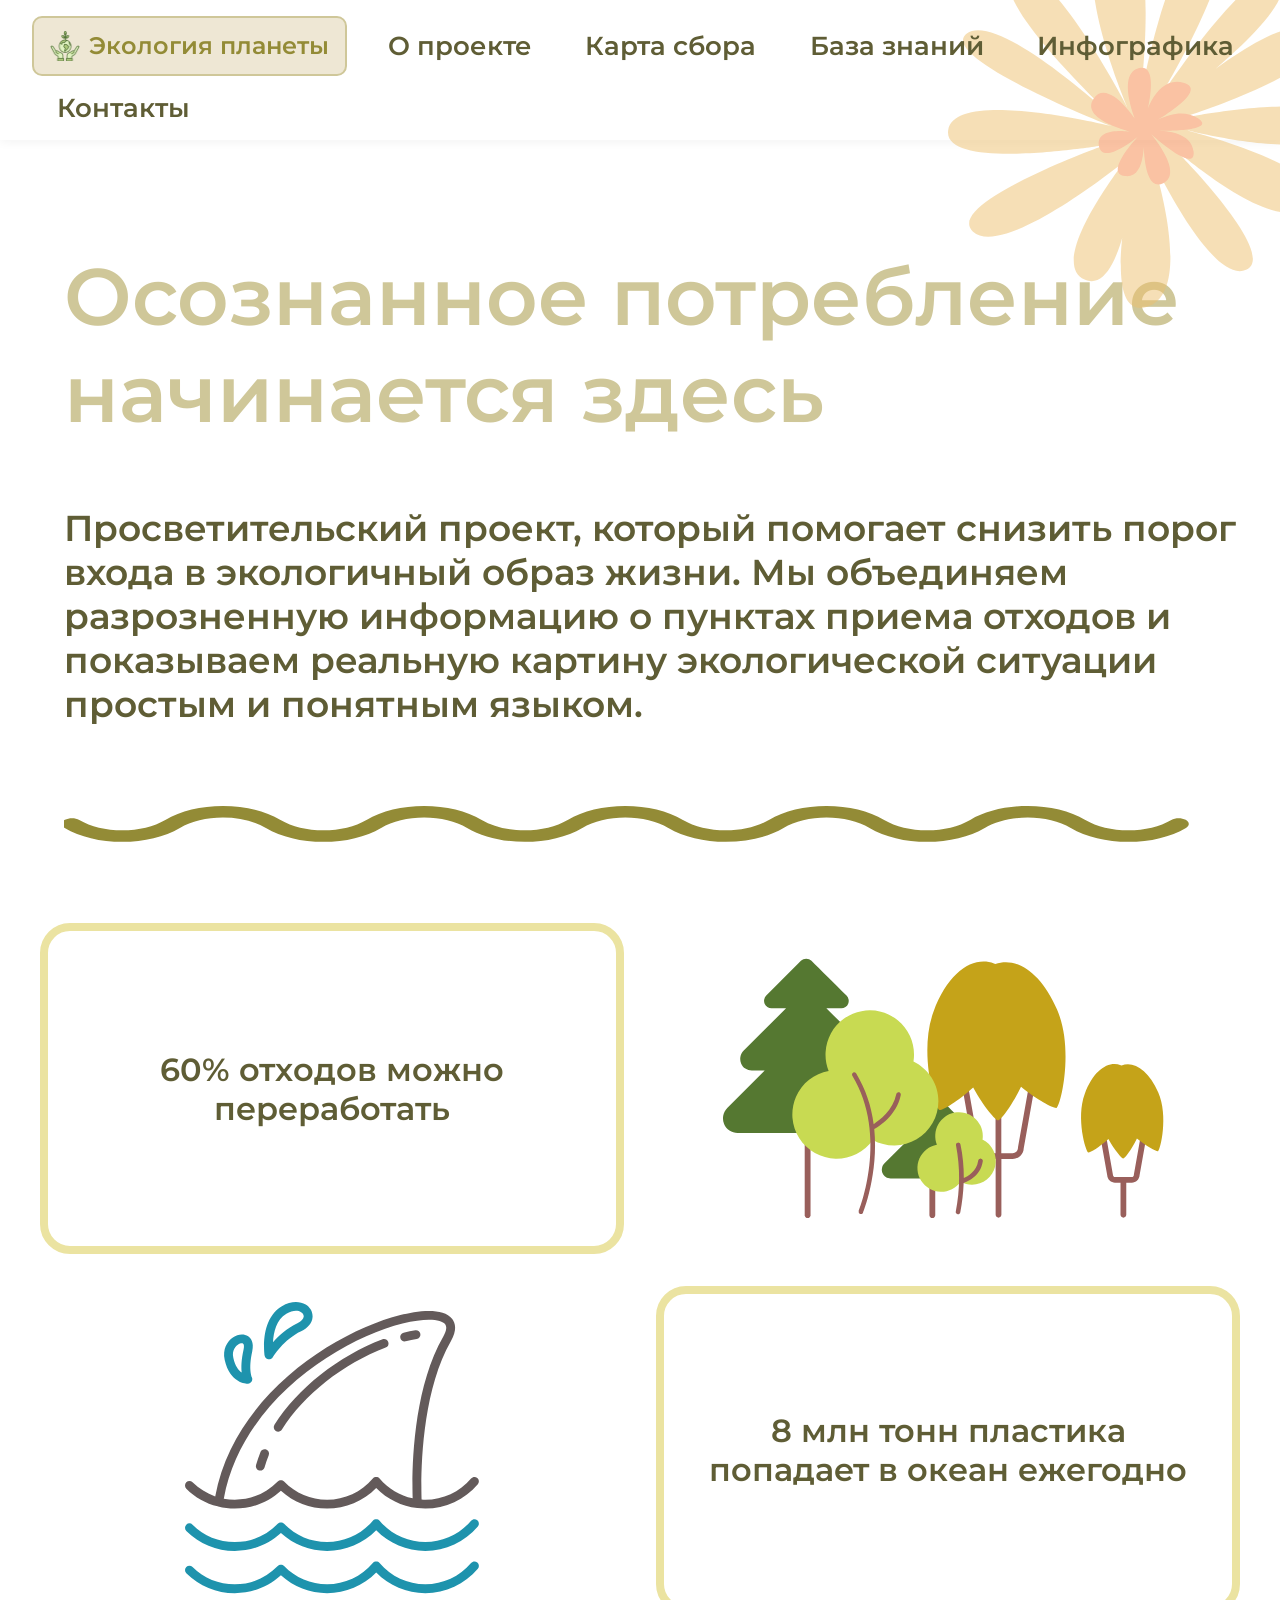
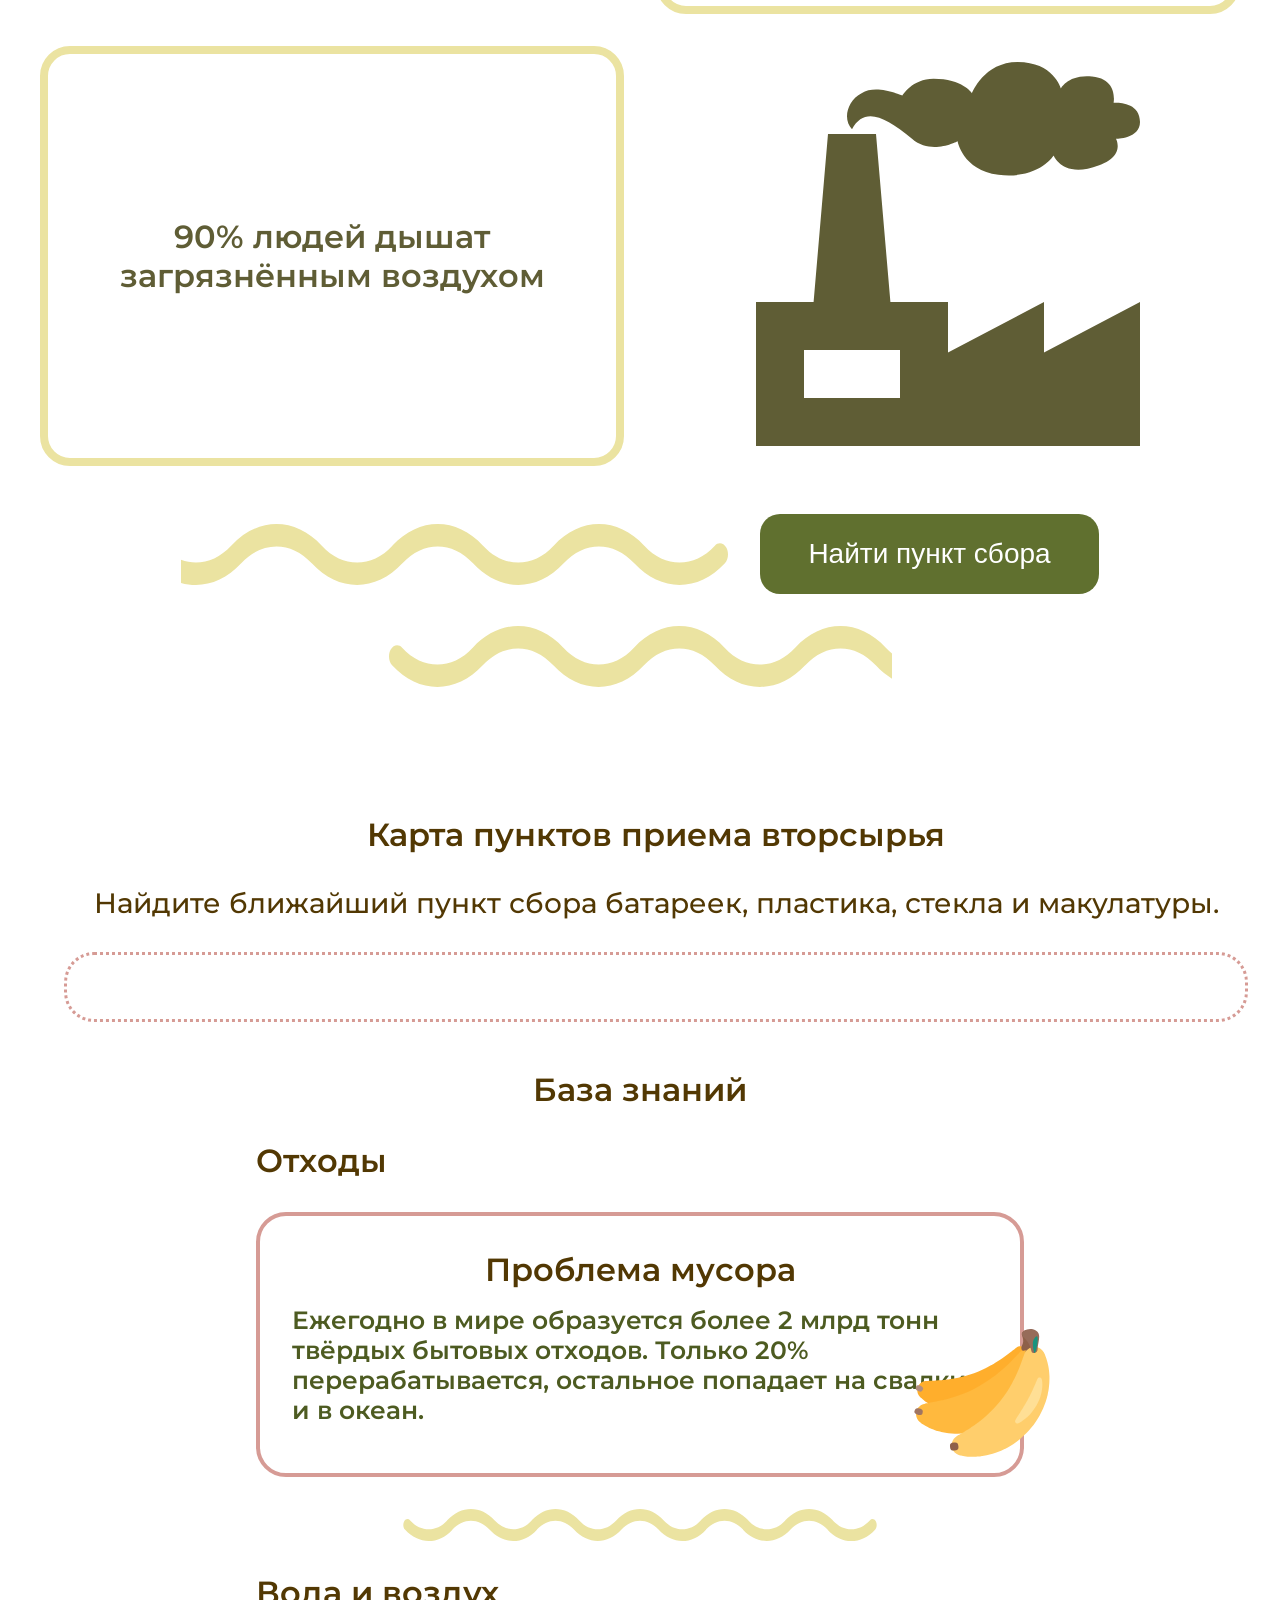
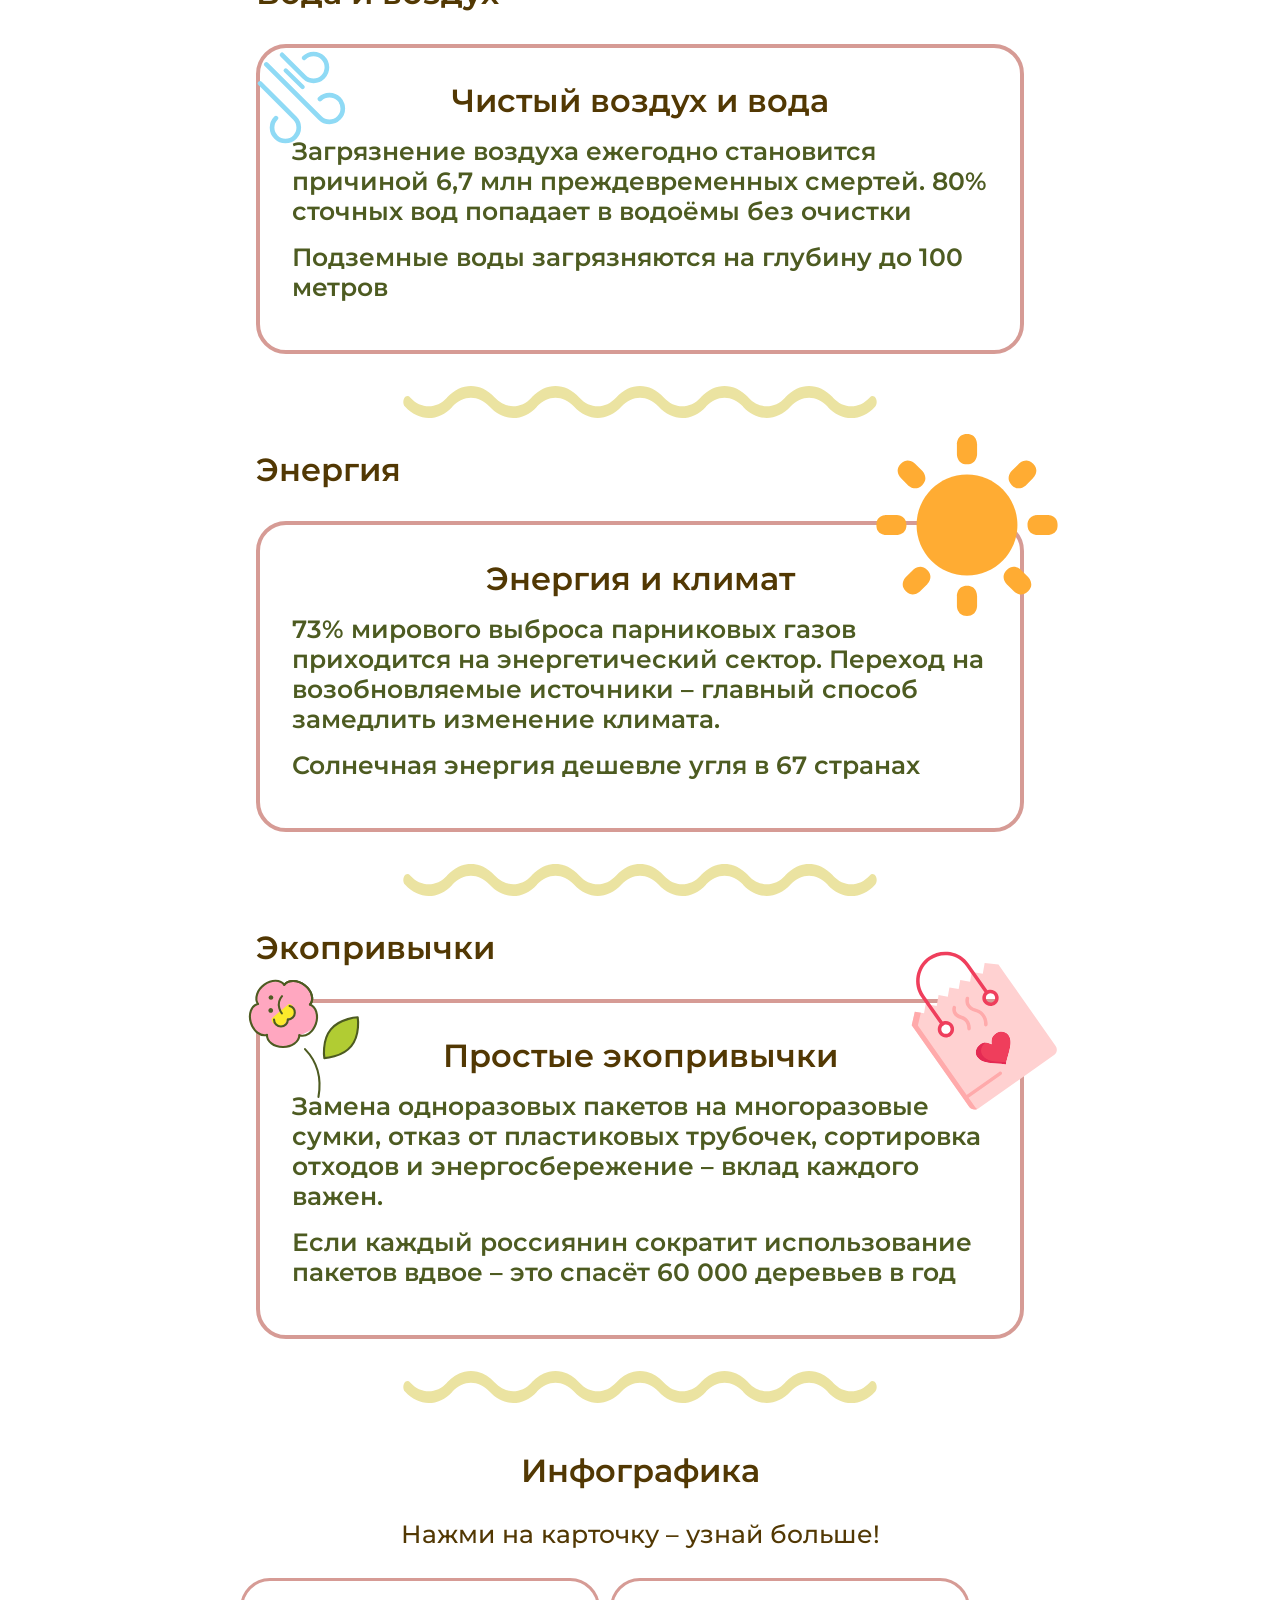
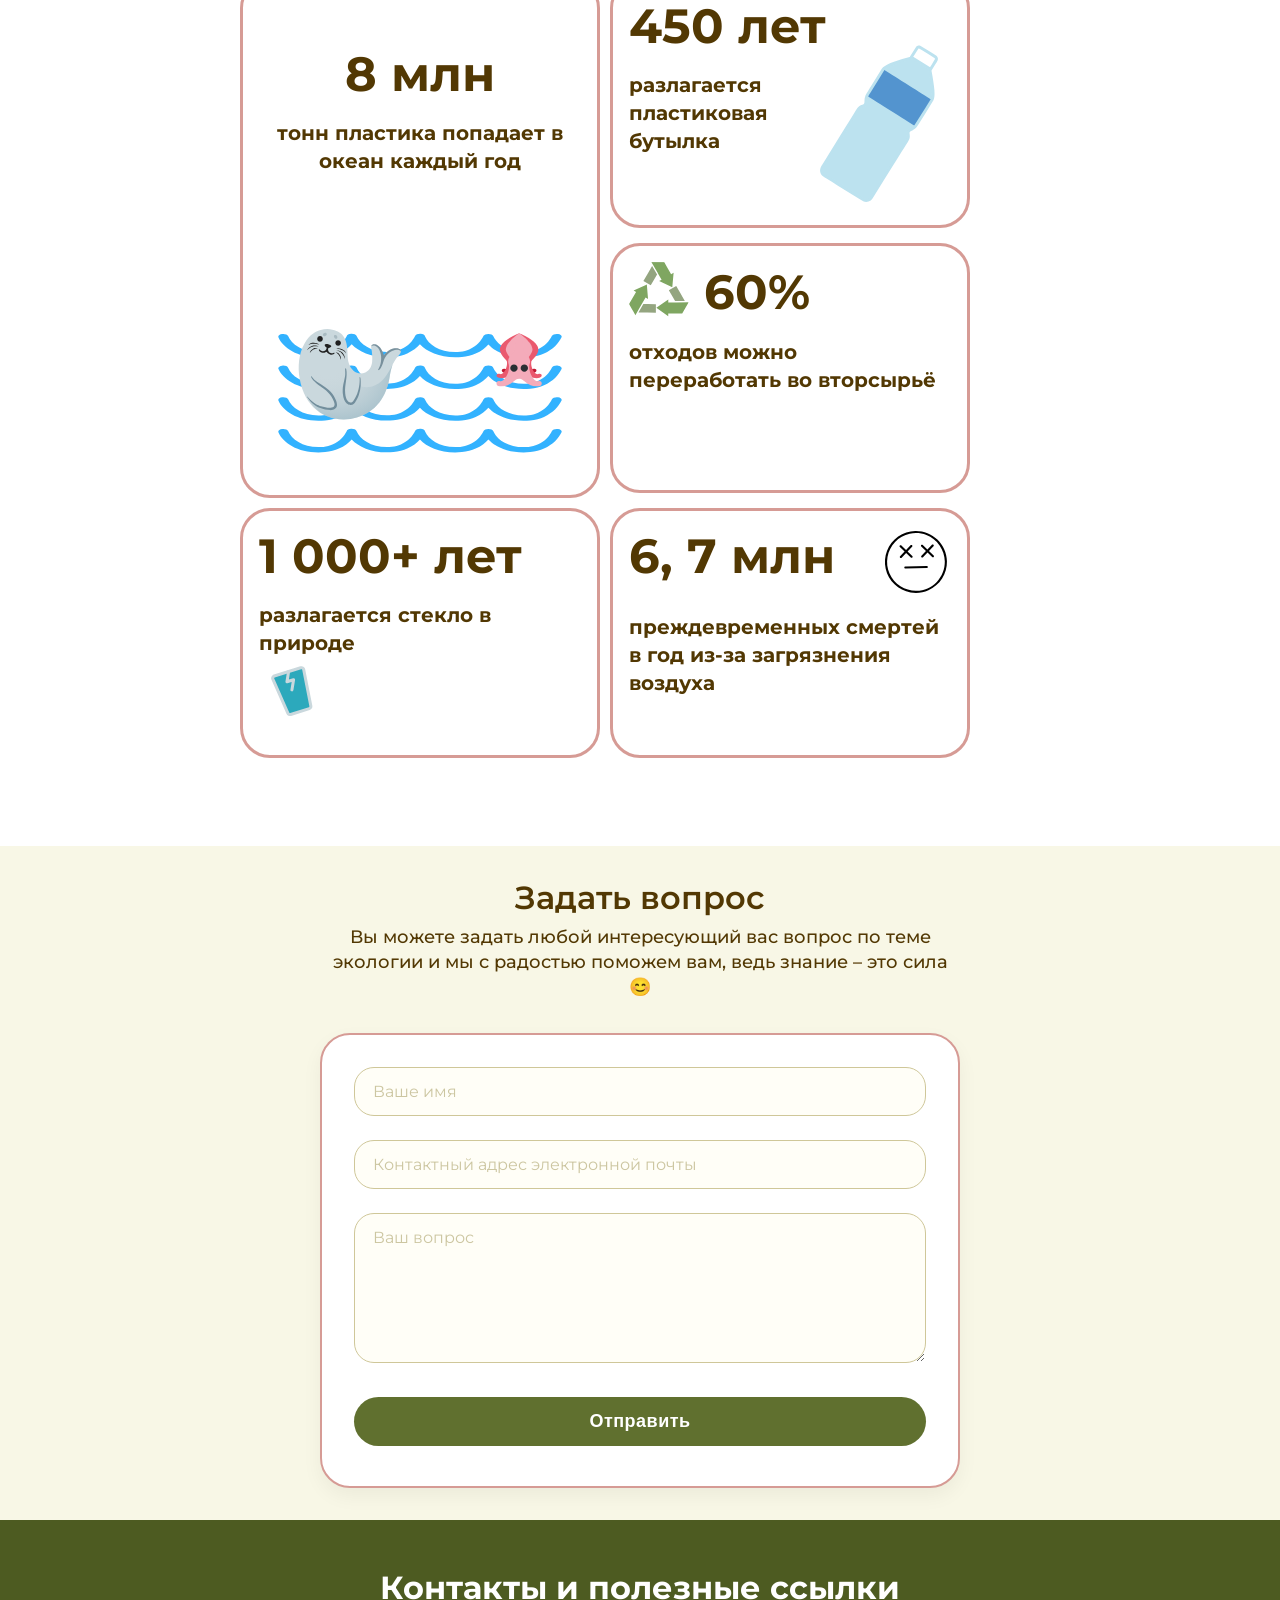
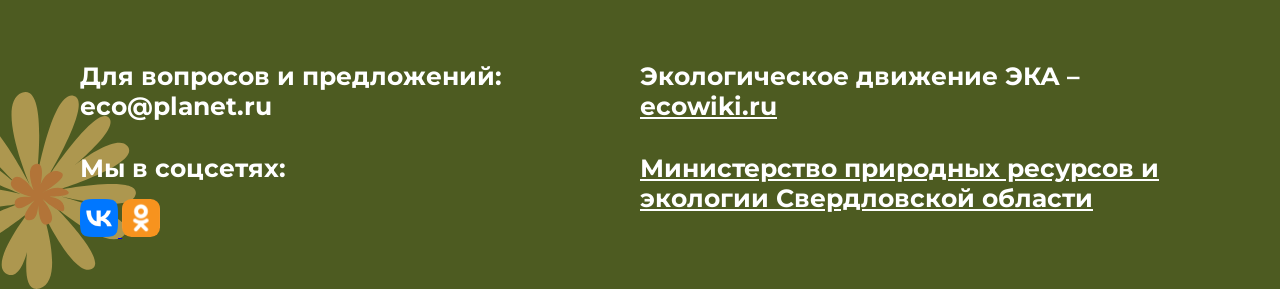
<file: index.html>
<!DOCTYPE html>
<html lang="en">
<head>
    <meta charset="UTF-8">
    <meta name="viewport" content="width=device-width, initial-scale=1.0">
    <title>Экология планеты</title>
    <link rel="stylesheet" href="style.css">
    <link rel="shortcut icon" href="./img/logo.svg" type="image/x-icon">
</head>
<body>

    <!-- header -->

     <header class="header">
        <div class="header__wrapper">
            <div class="header__inner">
                <div class="header__logo">
                    <img src="./img/logo.svg" alt="logo">
                    <p class="header__title">Экология планеты</p>
                </div>
                <a href="#hero" class="header__link">О проекте</a>
                <a href="#map" class="header__link">Карта сбора</a>
                <a href="#data" class="header__link">База знаний</a>
                <a href="#info" class="header__link">Инфографика</a>
                <a href="#contacts" class="header__link">Контакты</a>
            
            </div>
            <div class="flower-wrap">
                <img src="./img/camo.svg" alt="flower">
            </div>
        </div>
     </header>

     <!-- hero section-->

      <section class="hero" id="hero">
        <div class="hero__inner">
        <h1 class="hero__title">Осознанное потребление начинается здесь</h1>
        <p class="hero__text">Просветительский проект, который помогает снизить порог входа в экологичный образ жизни. Мы объединяем разрозненную информацию о пунктах приема отходов и показываем реальную картину экологической ситуации простым и понятным языком.</p>
        <div class="divider">
            <img src="./img/line-divider.svg" alt="divide">
        </div>
    </div>
      </section>

      <!-- section facts -->

       <section class="facts">
        <div class="facts__wrap">
        <div class="facts__inner">
            <div class="facts__card"><p class="card-text">60% отходов можно переработать</p></div>
            <div class="facts__img"><img src="./img/trees.svg" alt="trees" class="facts__img-item"></div>
            <div class="facts__img"><img src="./img/shark.svg" alt="shark" class="facts__img-item"></div>
            <div class="facts__card"><p class="card-text">8 млн тонн пластика попадает в океан ежегодно</p></div>
            <div class="facts__card"><p class="card-text">90% людей дышат загрязнённым воздухом</p></div>
            <div class="facts__img"><img src="./img/factory.svg" alt="factory" class="facts__img-item"></div>
        </div>
        <div class="facts__button-wrap">
            <img src="./img/left.svg" alt="line" class="button-ornament">
            <button class="facts__btn"><a href="#map" class="btn-link">Найти пункт сбора</a></button>
            <img src="./img/right.svg" alt="line" class="button-ornament">
        </div>
        </div>
       </section>

       <!-- map section -->

       <section class="map" id="map">
        <div class="map__wrap">
        <h1 class="map__title">
            Карта пунктов приема вторсырья
        </h1>
        <h2 class="map__subtitle">Найдите ближайший пункт сбора батареек, пластика, стекла и макулатуры.</h2>
    <div class="map__container">
    <script type="text/javascript" charset="utf-8" async src="https://api-maps.yandex.ru/services/constructor/1.0/js/?um=constructor%3A7f9181f33a73018296de1f314cc2c883fc85c9b1453a6a55ea90e862a838e27e&amp;width=100%25&amp;height=600&amp;lang=ru_RU&amp;scroll=true"></script>
    </div>
    </div>
    </section>

       <!-- data section -->

       <section class="data" id="data">
        <h1 class="data__title">База знаний</h1>
        <div class="data__wrap">
            <div class="data__card-title-outer">Отходы</div>
            <div class="data__card-wrap">
            <div class="data__card">
                <div class="data__card-title-inner">Проблема мусора</div>
                <div class="data__card-text">Ежегодно в мире образуется более 2 млрд тонн твёрдых бытовых отходов. Только 20% перерабатывается, остальное попадает на свалки и в океан.</div>
                <div class="data__card-img">
                    <img src="./img/banana.svg" alt="banana" class="data__img-item banana">
                </div>
            </div>
            <img src="./img/salad-divider.svg" alt="divider" class="data__card-divider">
        </div>
           <div class="data__card-title-outer">Вода и воздух</div>
            <div class="data__card-wrap">
            <div class="data__card">
                <div class="data__card-title-inner">Чистый воздух и вода</div>
                <div class="data__card-text">Загрязнение воздуха ежегодно становится причиной 6,7 млн преждевременных смертей. 80% сточных вод попадает в водоёмы без очистки</div>
                 <div class="data__card-text">Подземные воды загрязняются на глубину до 100 метров</div>
                <div class="data__card-img">
                    <img src="./img/air.svg" alt="air" class="data__img-item air">
                </div>
            </div>
            <img src="./img/salad-divider.svg" alt="divider" class="data__card-divider">
        </div>
           <div class="data__card-title-outer">Энергия</div>
            <div class="data__card-wrap">
            <div class="data__card">
                <div class="data__card-title-inner">Энергия и климат</div>
                <div class="data__card-text">73% мирового выброса парниковых газов приходится на энергетический сектор. Переход на возобновляемые источники – главный способ замедлить изменение климата.</div>
                 <div class="data__card-text">Солнечная энергия дешевле угля в 67 странах</div>
                <div class="data__card-img">
                    <img src="./img/sun.svg" alt="sun" class="data__img-item sun">
                </div>
            </div>
            <img src="./img/salad-divider.svg" alt="divider" class="data__card-divider">
        </div>
           <div class="data__card-title-outer">Экопривычки</div>
            <div class="data__card-wrap">
            <div class="data__card">
                <div class="data__card-title-inner">Простые экопривычки</div>
                <div class="data__card-text">Замена одноразовых пакетов на многоразовые сумки, отказ от пластиковых трубочек, сортировка отходов и энергосбережение – вклад каждого важен.</div>
                 <div class="data__card-text">Если каждый россиянин сократит использование пакетов вдвое – это спасёт 60 000 деревьев в год</div>
                <div class="data__card-img">
                    <img src="./img/flower.svg" alt="flower" class="data__img-item flower">
                    <img src="./img/bag.svg" alt="bag" class="data__img-item bag">
                </div>
            </div>
            <img src="./img/salad-divider.svg" alt="divider" class="data__card-divider">
        </div>
        </div>
       </section>

       <!-- infographics section -->

       <section class="infographics" id="info">
        <div class="info__wrap">
        <h1 class="info__title">Инфографика</h1>
        <h2 class="info__subtitle">Нажми на карточку – узнай больше!</h2>
        <div class="info__cards-container">
    
    <div class="info__card sea">
        <div class="card-inner">
            <div class="card-front">
                <h3 class="info__card-title">8 млн</h3>
                <p class="info__card-text">тонн пластика попадает в океан каждый год</p>
                <div class="sea-img">
                    <img src="./img/sea.svg" alt="sea">
                </div>
            </div>
            <div class="card-back">
                <p class="back-text">Это как грузовик с мусором, высыпающийся в воду каждую минуту.</p>
            </div>
        </div>
    </div>

    <div class="info__card plastic">
        <div class="card-inner">
            <div class="card-front">
                <h3 class="info__card-title">450 лет</h3>
                <p class="info__card-text">разлагается пластиковая бутылка</p>
                <img src="./img/bottle.svg" alt="plastic" class="info__card-img">
            </div>
            <div class="card-back">
                <p class="back-text">Она будет существовать дольше, чем вы, ваши дети и правнуки.</p>
            </div>
        </div>
    </div>

    <div class="info__card trash">
        <div class="card-inner">
            <div class="card-front">
                <h3 class="info__card-title">
                    <img src="./img/recycle.svg" alt="recycle" class="info__card-img recycle">
                    60%
                </h3>
                <p class="info__card-text">отходов можно переработать во вторсырьё</p>
            </div>
            <div class="card-back">
                <p class="back-text">Но сегодня перерабатывается лишь малая часть — начните с раздельного сбора.</p>
            </div>
        </div>
    </div>

    <div class="info__card glass">
        <div class="card-inner">
            <div class="card-front">
                <h3 class="info__card-title">1 000+ лет</h3>
                <p class="info__card-text">разлагается стекло в природе</p>
                <img src="./img/glass.svg" alt="glass" class="info__card-img">
            </div>
            <div class="card-back">
                <p class="back-text">Оно не наносит химического вреда, но занимает место на свалках – сдавайте его в переработку.</p>
            </div>
        </div>
    </div>

    <div class="info__card air-pollution">
        <div class="card-inner">
            <div class="card-front">
                <h3 class="info__card-title">
                    <span>6, 7 млн</span>
                    <img src="./img/emoji.svg" alt="emoji" class="info__card-img">
                </h3>
                <p class="info__card-text">преждевременных смертей в год из-за загрязнения воздуха</p>
            </div>
            <div class="card-back">
                <p class="back-text">Совокупное воздействие загрязнения окружающего воздуха и воздуха внутри жилых помещений является фактором преждевременной смерти.</p>
            </div>
        </div>
    </div>
</div>
        </div>
       </section>

       <section class="form">
        <div class="form__wrap">
        <h1 class="form__title">Задать вопрос</h1>
        <h2 class="form__subtitle">Вы можете задать любой интересующий вас вопрос по теме экологии и мы с радостью поможем вам, ведь знание – это сила 😊</h2>
        <form class="question-form">
           <input type="text" class="name" placeholder="Ваше имя" required minlength="2">
            <input type="email" class="email" placeholder="Контактный адрес электронной почты" required>
            <textarea class="question-body" required placeholder="Ваш вопрос" minlength="10"></textarea>
                <button class="form__btn">Отправить</button>
        </form>
    </div>
       </section>

       <!-- footer -->

        <footer class="footer" id="contacts">
           <h1 class="footer__title">
                    Контакты и полезные ссылки
                </h1>
            <div class="footer__wrap">
                 
                <div class="footer__col-wrap">
                    <p class="footer__text">Для вопросов и предложений: eco@planet.ru</p>
                    <p class="footer__text">Мы в соцсетях:</p>
                   <div class="socials">
    <a href="https://vk.com" target="_blank" rel="noopener noreferrer">
        <img src="./img/vk.svg" alt="vk" class="socials-item">
    </a>
    <a href="https://ok.ru" target="_blank" rel="noopener noreferrer">
        <img src="./img/odn.svg" alt="odnoklassniki" class="socials-item odn">
    </a>
</div>
                </div>
                <div class="footer__col-wrap">
                    <p class="footer__text">Экологическое движение ЭКА – <a href="https://ecowiki.ru/">ecowiki.ru</a>
                    </p>
                    <p class="footer__text">
                        <a href="https://mprso.midural.ru">Министерство природных ресурсов и экологии Свердловской области
                        </a>
                    </p>
                </div>
               </div>
             <img src="./img/camo.svg" alt="flower" class="footer__flower"> 
        </footer>
        <script>
    document.querySelectorAll('.info__card').forEach(card => {
        card.addEventListener('click', function(e) {
            if(e.target.closest('a')) return;
            this.classList.toggle('flipped');
        });
    });
</script>
</body>
</html>
</file>
<file: style.css>
@import url('https://fonts.googleapis.com/css2?family=Montserrat:ital,wght@0,100..900;1,100..900&display=swap');

        * {
            padding: 0;
            margin: 0;
            outline: none;
            box-sizing: border-box;
        }

        body {
            font-family: "Montserrat", sans-serif;
            overflow-x: hidden;
        }

        :root {
            --gentle-salad: #CFC799;
            --text-green: #5F5D35;
            --warm-green-text: #938B36;
            --rose-pink: #D69B95;
            --accent-green: #60702F;
            --vivid-salad: #EBE3A1;
            --secondary--green: #4D5B21;
            --dark-text: #523803;
        }

        /* header */

        .header {
            position: relative;
        }

        .header__inner {
            display: flex;
            flex-direction: row;
            margin-top: 3rem;
            margin-left: 2rem;
            margin-bottom: 3rem;
            align-items: center;
            flex-wrap: wrap;
            gap: 1rem;
        }

        .header__logo {
            display: flex;
            background-color: #EEE7D4;
            border: 2px solid var(--gentle-salad);
            border-radius: 10px;
            color: var(--warm-green-text);
            font-weight: 600;
            font-size: 24px;
            padding: 1rem;
            justify-content: center;
            align-items: center;
            transition: all 0.3s ease;
        }

        .header__title {
            margin-left: 1vh;
        }

        .header__link {
            text-decoration: none;
            color: var(--text-green);
            font-size: 30px;
            font-weight: 600;
            padding-left: 2%;
            padding-right: 1%;
            transition: all 0.3s ease;
            position: relative;
        }

        .header__link::after {
            content: '';
            position: absolute;
            bottom: -5px;
            left: 0;
            width: 0;
            height: 2px;
            background-color: var(--accent-green);
            transition: width 0.3s ease;
        }

        .header__link:hover::after {
            width: 100%;
        }

        .flower-wrap img {
            position: absolute;
            top: -50%;
            right: -4%;
            opacity: 50%;
            z-index: -999;
        }


.hero {
    height: 75vh;
    scroll-margin-top: 120px; 
}

.map {
    margin: 5% 2rem 3rem 4rem;
    scroll-margin-top: 120px;
}

.data {
    scroll-margin-top: 120px;
}

.infographics {
    scroll-margin-top: 120px;
}

.form {
    scroll-margin-top: 120px;
}

footer {
    scroll-margin-top: 120px;
}

@media (max-width: 768px) {
    .hero,
    .map,
    .data,
    .infographics,
    .form,
    footer {
        scroll-margin-top: 70px;
    }
}
        .hero {
            height: 75vh;
        }

        .hero__inner {
            margin: 10% 2rem 3rem 4rem;
        }

        .hero__title {
            color: var(--gentle-salad);
            font-size: 80px;
            font-weight: 600;
            margin-bottom: 4rem;
        }

        .hero__text {
            color: var(--text-green);
            font-size: 36px;
            font-weight: 600;
            margin-bottom: 5rem;

        }

        .divider img {
            width: 95%;
        }

        /* facts section */

        .facts__wrap {
            display: flex;
            flex-direction: column;
            align-items: center;
            justify-content: center;
            padding: 0 20px;
            overflow-x: hidden;
        }

        .facts__inner {
            display: grid;
            grid-template-columns: repeat(2, 1fr);
            gap: 2rem;
            max-width: 1200px;
            width: 100%;
            margin: 0 auto;
        }

        .facts__card {
            border: 8px solid var(--vivid-salad);
            border-radius: 30px;
            padding: 1.5rem;
            display: flex;
            align-items: center;
            justify-content: center;
            flex-direction: column;
            width: 100%;
        }

        .card-text {
            font-size: 32px;
            color: var(--text-green);
            font-weight: 600;
            text-align: center;
        }

        .facts__img {
            margin: 1rem;
            text-align: center;
        }

        .facts__img-item {
            max-width: 100%;
            height: auto;
            transition: transform 0.3s ease;
        }

        .facts__img-item:hover {
            transform: scale(1.05);
        }

        .facts__button-wrap {
            display: flex;
            justify-content: center;
            gap: 2rem;
            align-items: center;
            width: 100%;
            margin-top: 3rem;
            flex-wrap: wrap;
        }

        .facts__btn {
            border-radius: 20px;
            border: none;
            background-color: var(--accent-green);
            padding: 1.5rem 3rem;
            cursor: pointer;
            transition: all 0.3s ease;
        }

        .facts__btn:hover {
            background-color: var(--secondary--green);
            box-shadow: 0 10px 20px rgba(0,0,0,0.2);
        }

        .btn-link {
            text-decoration: none;
            color: #fff;
            font-size: 28px;
            font-weight: 500;
            text-align: center;
        }
        
        /* map section */
        .map {
            margin: 10% 2rem 3rem 4rem;
        }

        .map__container {
            margin-top: 2rem;
            border: 3px dotted var(--rose-pink);
            padding: 2rem;
            border-radius: 30px;
        }

        .map__title {
            color: var(--dark-text);
            text-align: center;
            font-size: 32px;
            font-weight: 600;
            margin-bottom: 2rem;
        }

        .map__subtitle {
            color: var(--dark-text);
            font-size: 28px;
            font-weight: 500;
            text-align: center;
        }

        /* data section */

        .data {
            width: 60%;
            display: block;
            margin: 0 auto;
            position: relative;
            overflow-x: visible;
        }

        .data__title {
            color: var(--dark-text);
            text-align: center;
            font-size: 32px;
            font-weight: 600;
        }

        .data__card-title-outer {
            color: var(--dark-text);
            text-align: left;
            font-size: 32px;
            font-weight: 600;
            margin-bottom: 2rem;
            margin-top: 2rem;
        }

        .data__card {
            position: relative;
            border: 4px solid var(--rose-pink);
            border-radius: 30px;
            padding: 2rem;
            margin-bottom: 2rem;
            overflow: visible;
            transition: all 0.3s ease;
        }

        .data__card:hover {
            transform: translateY(-5px);
            box-shadow: 0 10px 25px rgba(0,0,0,0.1);
            border-color: var(--accent-green);
        }

        .data__card-title-inner {
            color: var(--dark-text);
            text-align: center;
            font-size: 32px;
            font-weight: 600;
            margin-bottom: 1rem;
            margin-top: .1rem;
        }

        .data__card-text {
            color: var(--secondary--green);
            text-align: left;
            font-size: 25px;
            font-weight: 600;
            margin-bottom: 1rem;
        }

        .sun {
            position: absolute;
            top: -30%;
            right: -38%;
            width: 90%;
            height: 60%;
            max-width: none;
            transition: all 0.3s ease;
        }

        .data__card:hover .sun {
            transform: rotate(10deg);
        }

        .banana {
            position: absolute;
            right: -10%;
            width: 30%;
            height: 50%;
            bottom: 6%;
            max-width: none;
            transition: all 0.3s ease;
        }

        .data__card:hover .banana {
            transform: translateX(-10px);
        }

        .air {
            position: absolute;
            left: -10%;
            width: 30%;
            height: 50%;
            top: -9%;
            max-width: none;
            transition: all 0.3s ease;
        }

        .data__card:hover .air {
            transform: translateX(10px);
        }

        .flower {
            position: absolute;
            left: -10%;
            width: 30%;
            height: 50%;
            top: -15%;
            max-width: none;
            transition: all 0.3s ease;
        }

        .data__card:hover .flower {
            transform: rotate(5deg);
        }

        .bag {
            position: absolute;
            right: -13%;
            width: 40%;
            height: 70%;
            top: -31%;
            max-width: none;
            transition: all 0.3s ease;
        }

        .data__card:hover .bag {
            transform: translateX(-10px) rotate(5deg);
        }

        .data__card-divider {
            display: block;
            margin: auto;
            width: 80%;
            height: 2rem;
        }

        /* infographics section */
        
        .infographics {
            margin-top: 3rem;
            margin-bottom: 3rem;
        }

        .info__wrap {
            display: block;
            margin: 0 auto;
            max-width: 1000px;
            padding: 0 20px 40px 20px;
        }

        .info__title {
            color: var(--dark-text);
            text-align: center;
            font-size: 32px;
            font-weight: 600;
        }

        .info__subtitle {
            color: var(--dark-text);
            font-size: 25px;
            font-weight: 500;
            text-align: center;
            margin-top: 3%;
            margin-bottom: 3%;
        }

        .info__cards-container {
            display: grid;
            grid-template-columns: repeat(2, 45%);
            gap: 10px;
            max-width: 800px;
            margin: 0 auto;
        }

        .info__card {
            background: transparent !important;
            border: none !important;
            padding: 0 !important;
            cursor: pointer;
            min-height: 250px;
            overflow: visible;
            transition: transform 0.3s ease;
        }

        .card-inner {
            position: relative;
            width: 100%;
            min-height: 250px;
            transition: transform 0.5s ease-in-out;
            transform-style: preserve-3d;
            border-radius: 30px;
        }

          .info__card:hover {
            transform: translateY(-5px);
        }

        /* Переворот */
        .info__card.flipped .card-inner {
            transform: rotateY(180deg);
        }

        /* Передняя и задняя стороны */

        .card-front,
        .card-back {
            position: absolute;
            top: 0;
            left: 0;
            right: 0;
            bottom: 0;
            width: 100%;
            min-height: 250px;
            backface-visibility: hidden;
            border-radius: 30px;
            padding: 1rem;
            box-sizing: border-box;
            border: 3px solid var(--rose-pink);
            background: white;
            display: flex;
            flex-direction: column;
            overflow: visible;
            transition: all 0.3s ease;
        }

        .card-front:hover {
            border-color: var(--accent-green);
            box-shadow: 0 10px 20px rgba(0,0,0,0.1);
        }

        .card-back:hover {
            border-color: var(--rose-pink);
            box-shadow: 0 10px 20px rgba(0,0,0,0.1);
        }

        .card-front {
            transform: rotateY(0deg);
            position: relative;
        }

        .card-back {
            transform: rotateY(180deg);
            border-color: var(--accent-green);
            justify-content: center;
            align-items: center;
            text-align: center;
            height: auto;
        }

        .back-text {
            font-size: 1.3rem;
            font-weight: 600;
            color: var(--dark-text);
            line-height: 1.4;
        }

        .info__card.sea {
            grid-row: span 2;
        }

        .info__card.sea .card-inner,
        .info__card.sea .card-front,
        .info__card.sea .card-back {
            min-height: 520px;
        }

        .info__card-title {
            font-size: 48px;
            font-weight: 700;
            color: var(--dark-text);
            margin-bottom: 1rem;
            display: flex;
            align-items: center;
            flex-wrap: wrap;
        }

        .info__card-text {
            font-size: 20px;
            font-weight: bold;
            color: var(--dark-text);
            line-height: 1.4;
        }

        .info__card-img {
            max-width: 200px;
            height: auto;
        }

        .sea .card-front {
            text-align: center;
            justify-content: space-between;
        }

        .sea .info__card-title {
            justify-content: center;
            margin-top: 3rem;
        }

        .sea-img {
            margin-top: auto;
            display: flex;
            justify-content: center;
        }

        .sea-img img {
            width: 99%;
            height: 100%;
        }

        .plastic .card-front {
            position: relative;
        }

        .plastic .info__card-img {
            position: absolute;
            bottom: 20px;
            right: 20px;
            width: 130px;
        }

        .plastic .info__card-text {
            max-width: 60%;
        }

        .trash .info__card-title {
            gap: 15px;
        }

        .recycle {
            width: 60px;
        }

        .glass .card-front {
            position: relative;
        }

        .glass .info__card-img {
            position: static;
            float: left;
            width: 70px;
        }

        .glass .info__card-title {
            padding-left: 0;
            display: block;
            overflow: hidden;
        }

        .air-pollution .card-front {
            position: relative;
            overflow: visible;
        }

        .air-pollution .info__card-title {
            display: block;
            padding-right: 0;
        }

        .air-pollution .info__card-img {
            position: static;
            float: right;
            width: 70px;
            margin-left: 1px;
        }

        /* responsive design */

        @media (max-width: 768px) {
            .info__cards-container {
                display: flex;
                flex-direction: column;
                width: 70%;
                gap: 15px;
                margin-bottom: 2rem;
            }
            
            .info__card.sea .card-inner,
            .info__card.sea .card-front,
            .info__card.sea .card-back {
                min-height: 400px;
            }
            
            .plastic .info__card-text {
                max-width: 100%;
                margin-bottom: 40px;
            }
            
            .glass .info__card-img {
                width: 100%;
                height: 200%;
            }
            
            .back-text {
                font-size: 28px;
            }
            
            .info__card-title {
                font-size: 36px;
            }
            
            .info__card-text {
                font-size: 24px;
            }
            
        }

        @media (min-width: 769px) and (max-width: 1100px) {
            .info__cards-container {
                grid-template-columns: repeat(2, 1fr);
                max-width: 700px;
            }
            
            .info__card-title {
                font-size: 40px;
            }
        }

        @media (max-width: 480px) {
            .info__wrap {
                padding: 0 10px 30px 10px;
            }
            
            .info__card-title {
                font-size: 28px;
            }
            
            .sea .info__card-title {
                font-size: 36px;
                padding-top: 1rem;
            }
            
            .recycle {
                width: 40px;
            }
            
            .air-pollution .info__card-img {
                width: 40px;
            }
            
            .glass .info__card-img {
                width: 40px;
            }
        }

        .info__card,
        .card-inner,
        .card-front,
        .card-back,
        .info__cards-container {
            overflow: visible !important;
        }

        html, body {
            max-width: 100%;
            overflow-x: hidden;
        }

        /* footer */

        footer {
            background-color: var(--secondary--green);
            color: #fff;
            position: relative;
            margin-top: 0;
        }

        .footer__wrap {
            padding: 3% 6rem 3rem 4rem;
            display: grid;
            grid-template-columns: repeat(2, 50%);
            position: relative;
            z-index: 2;
        }

        .footer__title {
            text-align: center;
            font-size: 32px;
            padding-top: 3rem;
        }

        .footer__text {
            font-size: 25px;
            font-weight: bold;
            padding: 1rem;
        }

        .footer__text a {
            text-decoration: underline;
            color: #FFF;
            transition: all 0.3s ease;
        }

        .footer__text a:hover {
            color: var(--vivid-salad);
        }

        .socials {
            margin-left: 1rem;
        }

        .socials-item {
            width: 7%;
            height: 10%;
            transition: all 0.3s ease;
        }

        .socials-item:hover {
            transform: scale(1.1);
        }

        .odn {
            border-radius: 25%;
        }

        .footer__flower {
            position: absolute;
            opacity: 60%;
            z-index: 1;
            bottom: 0;
            left: -5%;
            max-width: 200px;
            pointer-events: none;
            transition: transform 0.3s ease;
        }

        .footer__flower:hover {
            transform: rotate(5deg);
        }

        /* form */

.form {
    background: #f8f7e6;
    padding: 2rem 0;
}

.form__wrap {
    width: 50%;
    margin: 0 auto;
    max-width: 700px;
}

.form__title {
    color: var(--dark-text);
    text-align: center;
    font-size: 32px;
    font-weight: 600;
    margin-bottom: 0.5rem;
}

.form__subtitle {
    color: var(--dark-text);
    font-size: 18px;
    font-weight: 500;
    text-align: center;
    margin-top: 1%;
    margin-bottom: 5%;
    line-height: 1.4;
}

.question-form {
    display: flex;
    flex-direction: column;
    gap: 1.5rem;
    background: white;
    border: 2px solid var(--rose-pink);
    border-radius: 30px;
    padding: 2rem 2rem 2.5rem;
    box-shadow: 0 8px 20px rgba(0, 0, 0, 0.05);
    transition: all 0.3s ease;
}

.question-form:hover {
    box-shadow: 0 12px 28px rgba(0, 0, 0, 0.08);
    border-color: var(--accent-green);
}

.name,
.email,
.question-body {
    width: 100%;
    padding: 14px 18px;
    font-size: 16px;
    font-family: inherit;
    border: 1.5px solid var(--gentle-salad);
    border-radius: 20px;
    background-color: #fffef7;
    transition: all 0.2s ease;
    box-sizing: border-box;
}

.name:focus,
.email:focus,
.question-body:focus {
    outline: none;
    border-color: var(--accent-green);
    background-color: #ffffff;
    box-shadow: 0 0 0 3px rgba(96, 112, 47, 0.1);
}

.question-body {
    min-height: 150px;
    font-family: inherit;
}

.form__btn {
    background-color: var(--accent-green);
    color: white;
    border: none;
    border-radius: 30px;
    padding: 14px 24px;
    font-size: 18px;
    font-weight: 600;
    cursor: pointer;
    transition: all 0.3s ease;
    width: 100%;
    margin-top: 10px;
    letter-spacing: 0.5px;
}

.facts__btn:hover {
    background-color: var(--secondary--green);
    transform: translateY(-2px);
    box-shadow: 0 6px 14px rgba(0, 0, 0, 0.1);
}

.facts__btn:active {
    transform: translateY(1px);
}

.name::placeholder,
.email::placeholder,
.question-body::placeholder {
    color: #b7ae7c;
    font-weight: 400;
    opacity: 0.7;
}

@media (max-width: 768px) {
    .form__wrap {
        width: 90%;
    }

    .form__title {
        font-size: 28px;
    }

    .form__subtitle {
        font-size: 16px;
    }

    .question-form {
        padding: 1.5rem;
    }
}

        @media (max-width: 1200px) {
            .hero__title {
                font-size: 60px;
            }

            .hero__text {
                font-size: 28px;
            }

            .card-text {
                font-size: 28px;
            }

            .facts__btn {
                padding: 1.2rem 2.5rem;
            }

            .btn-link {
                font-size: 24px;
            }

            .data {
                width: 80%;
            }

            .sun,
            .banana,
            .air,
            .flower,
            .bag {
                width: 20%;
            }
        }

        @media (max-width: 992px) {
            .header__inner {
                justify-content: center;
            }

            .header__link {
                font-size: 24px;
            }

            .flower-wrap img {
                width: 200px;
                top: -150%;
            }

            .hero {
                height: auto;
            
            }

            .hero__inner {
                margin: 5% 2rem;
            }

            .hero__title {
                font-size: 48px;
                margin-bottom: 2rem;
            }

            .hero__text {
                font-size: 24px;
                margin-bottom: 3rem;
            }

            .facts__inner {
                gap: 1.5rem;
            }

            .facts__button-wrap {
                flex-direction: row;
                gap: 1rem;
            }

            .facts__btn {
                width: auto;
                padding: 1rem 2rem;
            }

            .map {
                margin: 5% 1.5rem;
            }

            .map__title {
                font-size: 28px;
            }

            .map__subtitle {
                font-size: 22px;
            }

            .map__container {
                padding: 1.5rem;
            }

            .data {
                width: 90%;
            }

            .data__title {
                font-size: 28px;
            }

            .data__card-title-outer,
            .data__card-title-inner {
                font-size: 28px;
            }

            .data__card-text {
                font-size: 20px;
            }

            .footer__wrap {
                grid-template-columns: 1fr;
                padding: 2rem;
                text-align: center;
            }

            .footer__title {
                font-size: 28px;
                padding-top: 1rem;
            }

            .footer__text {
                font-size: 20px;
                padding: 0.5rem;
            }

            .socials-item {
                width: 40px;
                margin: 0 5px;
            }
        }

        @media (max-width: 768px) {
            .header__inner {
                margin: 1rem;
                flex-direction: row;
                justify-content: space-between;
                flex-wrap: wrap;
            }

            .header__logo {
                font-size: 18px;
                padding: 0.5rem 1rem;
            }

            .header__link {
                font-size: 18px;
                padding: 0.3rem 0.8rem;
            }

            .flower-wrap img {
                width: 120px;
                top: -80%;
                right: -10%;
            }

            .hero__title {
                font-size: 36px;
            }

            .hero__text {
                font-size: 20px;
            }

            .facts__inner {
                grid-template-columns: 1fr;
                gap: 1.5rem;
            }

            .facts__card {
                max-width: 100%;
            }

            .card-text {
                font-size: 22px;
            }

            .facts__img-item {
                max-width: 80%;
            }

            .btn-link {
                font-size: 20px;
            }

            .map {
                margin: 5% 1rem;
            }

            .map__title {
                font-size: 24px;
            }

            .map__subtitle {
                font-size: 18px;
            }

            .map__container {
                padding: 1rem;
            }

            .data {
                width: 95%;
            }

            .data__title {
                font-size: 24px;
            }

            .data__card-title-outer,
            .data__card-title-inner {
                font-size: 22px;
            }

            .data__card-text {
                font-size: 16px;
            }

            .data__card {
                padding: 1rem;
            }

            .sun,
            .banana,
            .air,
            .flower,
            .bag {
                display: none;
            }

            .data__card-divider {
                width: 100%;
                height: 1rem;
            }

            .info__cards-container {
                grid-template-columns: 1fr;
                gap: 15px;
                margin-bottom: 2rem;
            }

            .info__card.sea {
                grid-row: span 1;
            }

            .info__card,
            .card-inner,
            .card-front,
            .card-back {
                min-height: 350px;
            }

            .plastic .info__card-text {
                max-width: 100%;
                margin-bottom: 80px;
            }

            .glass .info__card-title {
                padding-left: 70px;
            }

            .glass .info__card-img {
                width: 50px;
                top: 15px;
                left: 10px;
            }

            .back-text {
                font-size: 1rem;
            }

            .info__card-title {
                font-size: 36px;
            }

            .info__card-text {
                font-size: 16px;
            }

            .footer__wrap {
                padding: 1.5rem;
            }

            .footer__title {
                font-size: 24px;
            }

            .footer__text {
                font-size: 16px;
            }

            .socials-item {
                width: 35px;
            }

            .footer__flower {
                width: 100px;
                bottom: 0;
                left: -20px;
            }
        }

        @media (min-width: 769px) and (max-width: 1100px) {
            .info__cards-container {
                grid-template-columns: repeat(2, 1fr);
                max-width: 700px;
            }

            .info__card-title {
                font-size: 40px;
            }

            .facts__button-wrap {
                display: flex;
                object-fit: contain;
                flex-direction: row;
            }
        }

        @media (max-width: 768px) {
    .facts__inner {
        grid-template-columns: 1fr;
        gap: 1rem;
    }
    
    .facts__img {
        display: none;
    }
    
    .facts__card {
        padding: 1.2rem;
    }
    
    .card-text {
        font-size: 20px;
    }
}
        @media (max-width: 480px) {
            .hero__title {
                font-size: 28px;
            }

            .hero__text {
                font-size: 18px;
            }

            .facts__btn {
                width: 100%;
                padding: 0.8rem 1rem;
            }

            .btn-link {
                font-size: 18px;
            }

            .info__wrap {
                padding: 0 10px 30px 10px;
            }

            .info__cards-container {
                gap: 15px;
            }

            .info__card-title {
                font-size: 28px;
            }

            .sea .info__card-title {
                font-size: 36px;
                padding-top: 1rem;
            }

            .recycle {
                width: 40px;
            }

            .air-pollution .info__card-img {
                width: 40px;
            }

            .socials-item {
                width: 30px;
            }
        }

        @media (max-width: 768px) {
            .sun,
            .banana,
            .air,
            .flower,
            .bag {
                display: none;
            }
            
            .data__card {
                overflow: hidden;
            }
        }

        @media (min-width: 769px) and (max-width: 992px) {
            .sun {
                width: 50%;
                right: -25%;
                top: -25%;
            }
            
            .banana {
                width: 20%;
                right: -5%;
            }
            
            .air, .flower {
                width: 20%;
                left: -5%;
            }
            
            .bag {
                width: 20%;
                right: -5%;
                top: -20%;
            }
        }
   
.header {
    position: fixed;
    top: 0;
    left: 0;
    width: 100%;
    background-color: white;
    z-index: 1000;
    box-shadow: 0 2px 10px rgba(0, 0, 0, 0.05);
    transition: all 0.3s ease;
}

body {
    font-family: "Montserrat", sans-serif;
    overflow-x: hidden;
    padding-top: 120px;
}

.header__inner {
    display: flex;
    flex-direction: row;
    margin-top: 1rem;
    margin-left: 2rem;
    margin-bottom: 1rem;
    align-items: center;
    flex-wrap: wrap;
    gap: 1rem;
    transition: all 0.3s ease;
}

.header__logo {
    display: flex;
    background-color: #EEE7D4;
    border: 2px solid var(--gentle-salad);
    border-radius: 10px;
    color: var(--warm-green-text);
    font-weight: 600;
    font-size: 24px;
    padding: 0.8rem 1rem;
    justify-content: center;
    align-items: center;
    transition: all 0.3s ease;
}

.header__link {
    text-decoration: none;
    color: var(--text-green);
    font-size: 26px;
    font-weight: 600;
    padding-left: 2%;
    padding-right: 1%;
    transition: all 0.3s ease;
    position: relative;
}

@media (max-width: 768px) {
    body {
        padding-top: 70px;
    }
    
    .header__inner {
        margin: 0.3rem 0.8rem;
        gap: 0.5rem;
        justify-content: space-between;
    }
    
    .header__logo {
        font-size: 14px;
        padding: 0.3rem 0.7rem;
        border-width: 1.5px;
    }
    
    .header__title {
        font-size: 14px;
        margin-left: 0;
    }
    
    .header__link {
        font-size: 14px;
        padding: 0.2rem 0.5rem;
    }

    .header__link::after {
        display: none;
    }
}

@media (max-width: 480px) {
    body {
        padding-top: 60px;
    }
    
    .header__inner {
        margin: 0.2rem 0.5rem;
        gap: 0.3rem;
    }
    
    .header__logo {
        font-size: 12px;
        padding: 0.2rem 0.5rem;
    }
    
    .header__title {
        font-size: 12px;
    }
    
    .header__link {
        font-size: 12px;
        padding: 0.1rem 0.3rem;
    }
}

@media (max-width: 768px) {
    body {
        padding-top: 50px;
    }
    
    .header__inner {
        margin: 0.2rem 0.6rem;
        gap: 0.3rem;
    }
    
    .header__logo {
        font-size: 11px;
        padding: 0.2rem 0.5rem;
        border-radius: 6px;
    }
    
    .header__title {
        font-size: 11px;
        margin-left: 0;
    }
    
    .header__link {
        font-size: 11px;
        padding: 0.1rem 0.4rem;
    }
}
</file>
